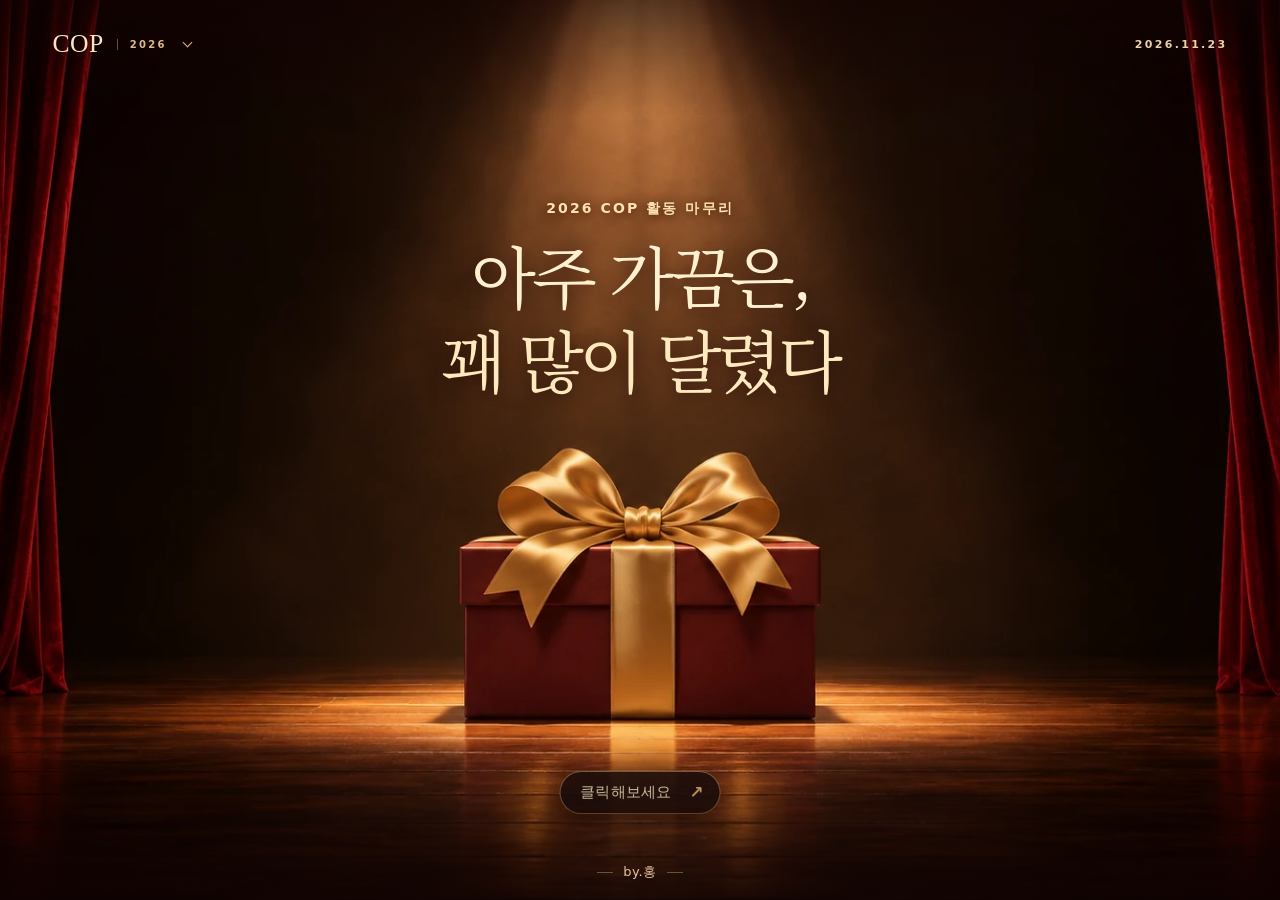
<file: index.html>
<!doctype html>
<html lang="ko">
<head>
  <meta charset="utf-8">
  <meta name="viewport" content="width=device-width, initial-scale=1, viewport-fit=cover">
  <meta name="theme-color" content="#130605">
  <meta name="description" content="2026 COP 활동을 마무리하는 30초 애니메이션 단편. 선물 상자를 열어보세요.">
  <title>2026 COP 활동 마무리</title>
  <link rel="icon" href="data:image/svg+xml,%3Csvg xmlns='http://www.w3.org/2000/svg' viewBox='0 0 40 40'%3E%3Crect width='40' height='40' rx='8' fill='%23511918'/%3E%3Cpath d='M7 17h26v17H7zM5 13h30v6H5z' fill='%23c98b42'/%3E%3Cpath d='M20 13v21M20 12c-12 1-12-9-5-7 3 1 5 7 5 7s2-6 5-7c7-2 7 8-5 7Z' fill='none' stroke='%23fff0bc' stroke-width='2.5'/%3E%3C/svg%3E">
  <link rel="preload" as="image" href="stage.webp">
  <link rel="stylesheet" href="stage.css?v=6">
  <script src="nav.js" defer></script>
  <script src="stage.js" defer></script>
</head>
<body>
  <main class="theatre" aria-labelledby="film-title">
    <div class="scenery">
      <img class="stage-image" src="stage.webp" width="1672" height="941" alt="">
      <button class="gift" type="button" aria-label="클릭해보세요. 30초 COP 영상 재생" aria-haspopup="dialog" aria-controls="screening">
        <span class="gift-outline" aria-hidden="true"></span>
        <span class="invitation" aria-hidden="true"><span>클릭해보세요</span><span class="invitation-arrow">↗</span></span>
      </button>
      <div class="light-burst" aria-hidden="true"></div>
    </div>
    <div class="frame" aria-hidden="true"></div>
    <header class="marquee">
      <nav class="site-nav" aria-label="COP 메뉴">
        <div class="nav-brand">
          <a class="company" href="./" aria-label="COP 첫 화면">COP <span class="company-year">2026</span></a>
          <button class="nav-toggle" type="button" aria-label="COP 메뉴 열기" aria-expanded="false" aria-controls="cop-nav-links">
            <span class="nav-arrow" aria-hidden="true"></span>
          </button>
        </div>
        <div class="nav-panel" id="cop-nav-links" hidden>
          <ul>
            <li><a href="names.html">2026 함께한 이름들</a></li>
            <li><a href="agenda.html">2027 논의 사항</a></li>
          </ul>
        </div>
      </nav>
      <time datetime="2026-11-23">2026.11.23</time>
    </header>
    <div class="film-title">
      <h1 id="film-title">2026 COP 활동 마무리</h1>
      <p class="film-line">아주 가끔은,</p>
      <p class="film-line film-reveal">꽤 많이 달렸다</p>
    </div>
    <p class="runtime"><span aria-hidden="true"></span>by.홍<span aria-hidden="true"></span></p>
    <div class="curtains" aria-hidden="true">
      <div class="curtain curtain-left"></div>
      <div class="curtain curtain-right"></div>
    </div>
    <noscript><a class="no-script" href="finale.mp4">30초 영상 바로 보기</a></noscript>
  </main>

  <dialog id="screening" class="screening" aria-labelledby="screening-title">
    <div class="screen">
      <div class="screen-bar">
        <h2 id="screening-title">아주 가끔은, 꽤 많이 달렸다</h2>
        <button class="close" type="button" aria-label="영상 닫기" autofocus>×</button>
      </div>
      <div class="playback">
        <video playsinline controls preload="metadata" aria-label="2026 COP 활동 종료 영상">
          <source src="finale.mp4" type="video/mp4">
        </video>
        <button class="start-playback" type="button" hidden>영상 재생</button>
        <p class="video-error" role="status" hidden>영상을 불러오지 못했어요. <a href="finale.mp4">MP4 열기</a></p>
      </div>
    </div>
  </dialog>
</body>
</html>
</file>
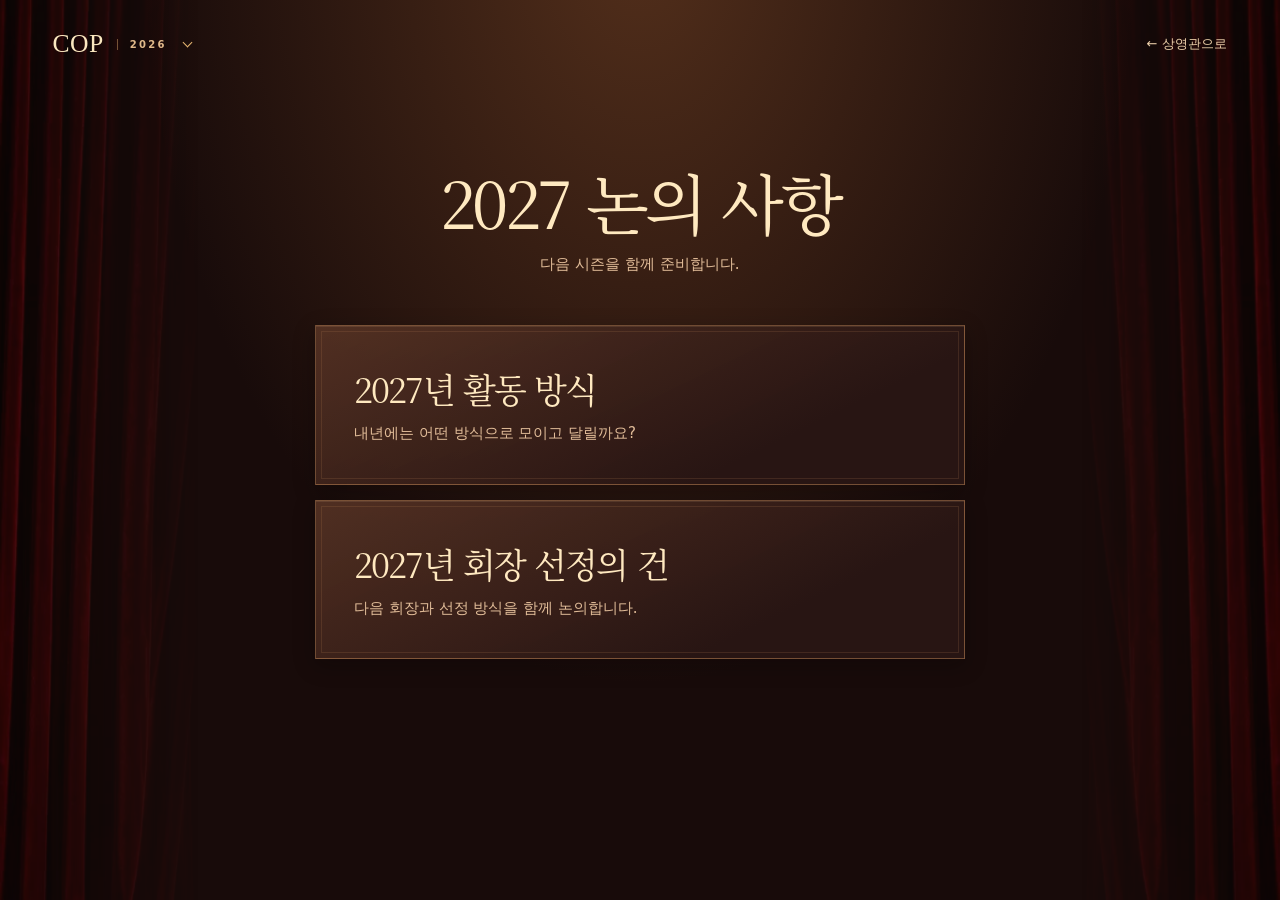
<file: agenda.html>
<!doctype html>
<html lang="ko">
<head>
  <meta charset="utf-8">
  <meta name="viewport" content="width=device-width, initial-scale=1, viewport-fit=cover">
  <meta name="theme-color" content="#130605">
  <title>2027 논의 사항 · COP</title>
  <link rel="stylesheet" href="stage.css?v=5">
  <script src="nav.js" defer></script>
</head>
<body class="lobby">
  <header class="marquee">
      <nav class="site-nav" aria-label="COP 메뉴">
        <div class="nav-brand">
          <a class="company" href="./" aria-label="COP 첫 화면">COP <span class="company-year">2026</span></a>
          <button class="nav-toggle" type="button" aria-label="COP 메뉴 열기" aria-expanded="false" aria-controls="cop-nav-links">
            <span class="nav-arrow" aria-hidden="true"></span>
          </button>
        </div>
        <div class="nav-panel" id="cop-nav-links" hidden>
          <ul>
            <li><a href="names.html">2026 함께한 이름들</a></li>
            <li><a href="agenda.html" aria-current="page">2027 논의 사항</a></li>
          </ul>
        </div>
      </nav>
    <a class="home-link" href="./">← 상영관으로</a>
  </header>
  <main class="lobby-content" aria-labelledby="page-title">
    <div class="lobby-heading">
      <h1 id="page-title">2027 논의 사항</h1>
      <p>다음 시즌을 함께 준비합니다.</p>
    </div>
    <div class="agenda-list">
      <section class="agenda-card" aria-labelledby="activity-title">
        <h2 id="activity-title">2027년 활동 방식</h2>
        <p>내년에는 어떤 방식으로 모이고 달릴까요?</p>
      </section>
      <section class="agenda-card" aria-labelledby="chair-title">
        <h2 id="chair-title">2027년 회장 선정의 건</h2>
        <p>다음 회장과 선정 방식을 함께 논의합니다.</p>
      </section>
    </div>
  </main>
</body>
</html>
</file>
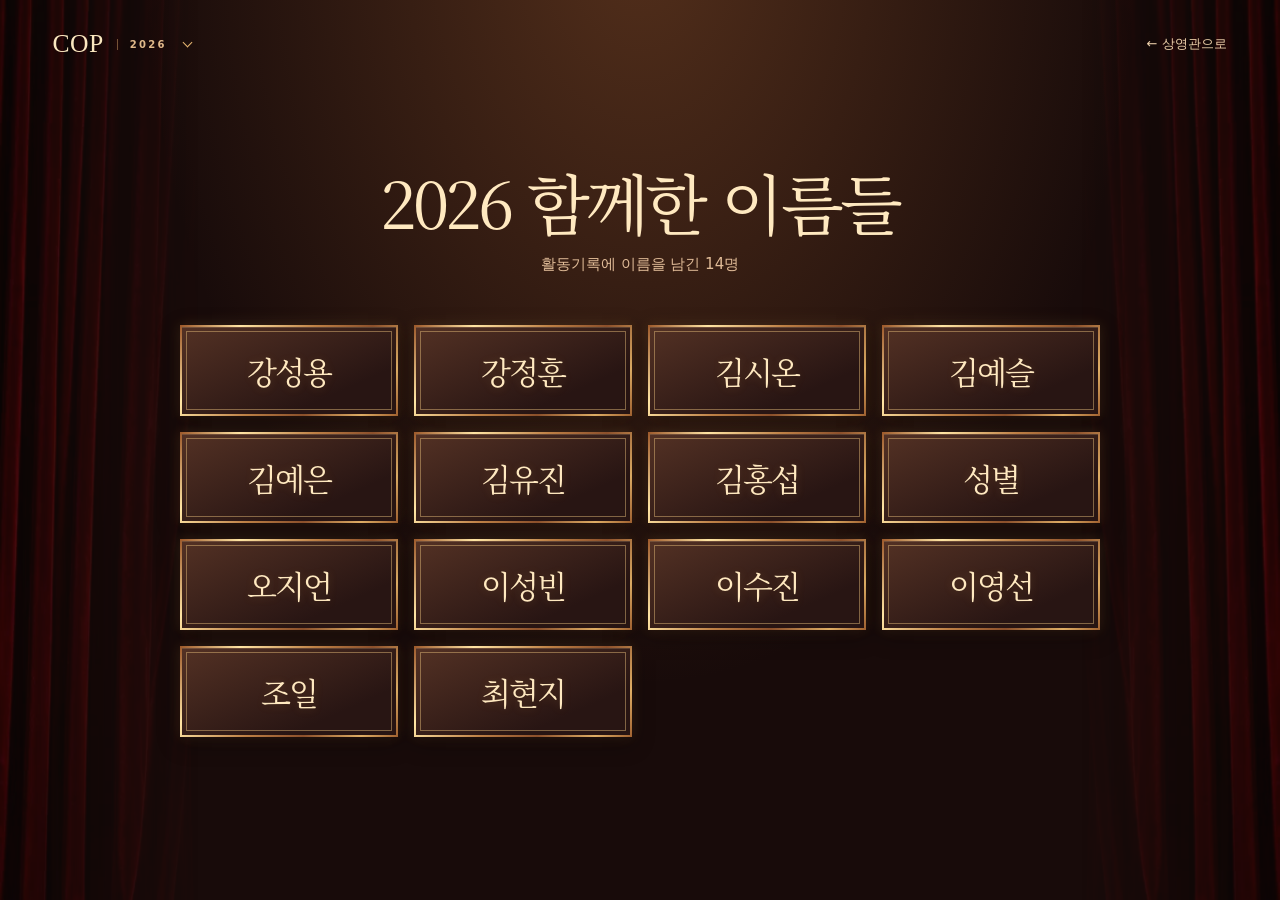
<file: names.html>
<!doctype html>
<html lang="ko">
<head>
  <meta charset="utf-8">
  <meta name="viewport" content="width=device-width, initial-scale=1, viewport-fit=cover">
  <meta name="theme-color" content="#130605">
  <title>2026 함께한 이름들 · COP</title>
  <link rel="stylesheet" href="stage.css?v=5">
  <script src="nav.js" defer></script>
</head>
<body class="lobby">
  <header class="marquee">
      <nav class="site-nav" aria-label="COP 메뉴">
        <div class="nav-brand">
          <a class="company" href="./" aria-label="COP 첫 화면">COP <span class="company-year">2026</span></a>
          <button class="nav-toggle" type="button" aria-label="COP 메뉴 열기" aria-expanded="false" aria-controls="cop-nav-links">
            <span class="nav-arrow" aria-hidden="true"></span>
          </button>
        </div>
        <div class="nav-panel" id="cop-nav-links" hidden>
          <ul>
            <li><a href="names.html" aria-current="page">2026 함께한 이름들</a></li>
            <li><a href="agenda.html">2027 논의 사항</a></li>
          </ul>
        </div>
      </nav>
    <a class="home-link" href="./">← 상영관으로</a>
  </header>
  <main class="lobby-content" aria-labelledby="page-title">
    <div class="lobby-heading">
      <h1 id="page-title">2026 함께한 이름들</h1>
      <p>활동기록에 이름을 남긴 14명</p>
    </div>
    <ul class="name-wall" aria-label="2026년 함께한 14명">
      <li>강성용</li>
      <li>강정훈</li>
      <li>김시온</li>
      <li>김예슬</li>
      <li>김예은</li>
      <li>김유진</li>
      <li>김홍섭</li>
      <li>성별</li>
      <li>오지언</li>
      <li>이성빈</li>
      <li>이수진</li>
      <li>이영선</li>
      <li>조일</li>
      <li>최현지</li>
    </ul>
  </main>
</body>
</html>
</file>
<file: stage.css>
@font-face {
  font-family: Stage Serif;
  src: url(exhibit.woff) format("woff");
  font-style: normal;
  font-weight: 400;
  font-display: swap;
}
:root {
  color-scheme: dark;
  font-family: system-ui, "Malgun Gothic", sans-serif;
  color: #f0d7a5;
  background: #130605;
  --cream: #fae7bf;
  --gold: #e7b772;
  --stage-time: 1.6s;
}
*, *::before, *::after { box-sizing: border-box; }
body { margin: 0; }
button, a { -webkit-tap-highlight-color: transparent; }
button { font: inherit; }
button:focus-visible, a:focus-visible { outline: 2px solid #ffdfa3; outline-offset: 6px; }
[hidden] { display: none !important; }
.theatre {
  position: relative;
  isolation: isolate;
  height: 100vh;
  height: 100svh;
  min-height: 320px;
  overflow: hidden;
  background: #130605;
}
.scenery {
  position: absolute;
  top: 50%;
  left: 50%;
  width: max(100vw, 177.68vh);
  width: max(100vw, 177.68svh);
  aspect-ratio: 1672 / 941;
  transform: translate(-50%, -50%);
}
.stage-image { display: block; width: 100%; height: 100%; }
.frame {
  position: absolute;
  z-index: 1;
  inset: 0;
  pointer-events: none;
  box-shadow: inset 0 0 12vw 2.5vw #10030351;
  background: linear-gradient(0deg,#110404c9 0%,transparent 16%,transparent 87%,#1304039e 100%);
}
.marquee {
  position: absolute;
  z-index: 2;
  inset: max(22px, env(safe-area-inset-top)) max(30px, 4.1vw) auto;
  display: flex;
  justify-content: space-between;
  align-items: center;
  gap: 16px;
}
.company {
  display: flex;
  align-items: center;
  gap: 13px;
  font-family: Georgia, serif;
  font-size: clamp(23px, 2vw, 33px);
  letter-spacing: .02em;
  color: var(--cream);
}
.company-year {
  padding-left: 12px;
  border-left: 1px solid #d6a66b7a;
  color: #e0b98a;
  font-family: system-ui, sans-serif;
  font-size: 10px;
  font-weight: 650;
  letter-spacing: .23em;
}
.marquee time {
  color: #edd0aa;
  font-size: 11px;
  font-weight: 600;
  letter-spacing: .21em;
}
.film-title {
  position: absolute;
  z-index: 2;
  top: 22.1%;
  left: 50%;
  width: min(90%, 680px);
  transform: translateX(-50%);
  text-align: center;
  pointer-events: none;
}
.film-title h1 {
  margin: 0 0 clamp(10px, 1.8svh, 17px);
  color: #ffe2af;
  font-size: clamp(11px, 1.2vw, 14px);
  font-weight: 600;
  line-height: 1.35;
  letter-spacing: .15em;
  word-break: keep-all;
  text-shadow: 0 2px 12px #381306;
}
.film-line {
  margin: 0;
  color: #fff1d0;
  font-family: Stage Serif, "Batang", serif;
  font-size: clamp(32px, min(5.25vw, 8.1svh), 81px);
  font-weight: 400;
  line-height: 1.2;
  letter-spacing: -.065em;
  word-break: keep-all;
  text-wrap: balance;
  text-shadow: 0 4px 18px #190502ae;
}
.film-reveal {
  margin-top: .05em;
  color: #ffe9bf;
  animation: title-in .9s ease-out calc(var(--stage-time) + .68s) both;
}
@keyframes title-in { from { opacity: 0; } to { opacity: 1; } }
.gift {
  position: absolute;
  z-index: 3;
  left: 50%;
  top: 49%;
  width: 25%;
  height: 41.5%;
  transform: translateX(-50%);
  display: flex;
  justify-content: center;
  align-items: end;
  padding: 0;
  border: 0;
  background: transparent;
  cursor: pointer;
}
.gift-outline {
  position: absolute;
  inset: -2% 2% 19%;
  pointer-events: none;
  border-radius: 45%;
  background: radial-gradient(ellipse at 50% 60%, #ffd08a26, transparent 71%);
  mix-blend-mode: screen;
  opacity: 0;
  transition: opacity .23s ease;
}
.invitation {
  position: relative;
  display: inline-flex;
  align-items: center;
  gap: 18px;
  min-height: 43px;
  padding: 0 16px 0 20px;
  border: 1px solid #ecb37080;
  border-radius: 999px;
  background: #1a0d0bd9;
  color: #fff0cc;
  font-size: clamp(13px, 1.45vw, 15px);
  font-weight: 590;
  letter-spacing: .015em;
  white-space: nowrap;
  box-shadow: 0 4px 26px #16050388;
  transition: color .22s ease, background .22s ease, border-color .22s ease, transform .24s ease;
}
.invitation-arrow { font-size: 17px; line-height: 1; color: #e8b778; }
.gift:hover .gift-outline, .gift:focus-visible .gift-outline { opacity: 1; }
.gift:hover .invitation, .gift:focus-visible .invitation {
  transform: translateY(-3px);
  background: #3e1c13;
  border-color: #facb8b;
}
.gift:focus-visible { outline: 0; }
.gift:focus-visible .invitation { outline: 2px solid #ffdfa3; outline-offset: 5px; }
.gift:active .invitation { transform: translateY(1px) scale(.985); }
.runtime {
  position: absolute;
  z-index: 2;
  inset: auto 0 max(19px, env(safe-area-inset-bottom));
  margin: 0;
  display: flex;
  justify-content: center;
  align-items: center;
  gap: 10px;
  color: #e6c2a0;
  font-size: 11px;
  letter-spacing: .12em;
}
.runtime span { width: 16px; height: 1px; background: #e5b48364; }
.curtains { position: absolute; z-index: 5; inset: 0; pointer-events: none; overflow: hidden; }
.curtain {
  position: absolute;
  inset: -1% auto -1% 0;
  width: 51%;
  background:
    linear-gradient(90deg,#260601b0,transparent 57%,#180202aa),
    url(velvet.webp) left center / clamp(116px, 19vw, 270px) 102% repeat-x,
    #581010;
  box-shadow: inset -6px 0 14px #190302dc, 7px 0 40px #0f0102a6;
  transform-origin: left top;
  animation: house-open var(--stage-time) cubic-bezier(.76,.02,.19,1) 100ms both;
}
.curtain-right { left: auto; right: 0; rotate: y 180deg; transform-origin: center; }
@keyframes house-open {
  0%, 7% { transform: translateX(0) skewY(0); }
  70% { transform: translateX(-92%) skewY(-2.8deg); }
  100% { transform: translateX(-107%) skewY(-1deg); visibility: hidden; }
}
.light-burst {
  position: absolute;
  z-index: 4;
  inset: 0;
  pointer-events: none;
  opacity: 0;
  background: radial-gradient(ellipse at 50% 67%, #ffe1a4a3, transparent 37%);
}
.revealing .light-burst { animation: glint .49s ease-out both; }
@keyframes glint { 0%, 100% {opacity: 0;} 36% {opacity: 1;} }
.screening {
  width: 100%;
  height: 100%;
  max-width: none;
  max-height: none;
  padding: max(18px, env(safe-area-inset-top)) max(18px, env(safe-area-inset-right)) max(18px, env(safe-area-inset-bottom)) max(18px, env(safe-area-inset-left));
  margin: 0;
  border: 0;
  overflow: auto;
  color: var(--cream);
  background: transparent;
}
.screening[open] { display: grid; place-items: center; }
.screening::backdrop {
  background: #100605dc;
  animation: dim .43s ease-out both;
}
@keyframes dim { from { opacity: 0; } to { opacity: 1; } }
.screen {
  width: min(100%, 1060px, calc((100svh - 110px) * 1.7778));
  min-width: min(100%, 250px);
  overflow: hidden;
  border: 1px solid #bd8555a0;
  border-radius: 9px;
  background: #1d0f0c;
  box-shadow: 0 16px 100px #000c, 0 0 44px #f3a65d28;
  transform-origin: 50% 80%;
  animation: screen-out .65s cubic-bezier(.16,.81,.19,1) both;
}
@keyframes screen-out {
  from { opacity: 0; transform: translateY(24svh) scale(.14); }
  62% { opacity: 1; }
  to { opacity: 1; transform: translateY(0) scale(1); }
}
.screen-bar {
  display: flex;
  justify-content: space-between;
  align-items: center;
  gap: 12px;
  min-height: 47px;
  padding-left: 17px;
  border-bottom: 1px solid #b0865f6b;
}
.screen-bar h2 {
  margin: 0;
  font-family: Stage Serif, "Batang", serif;
  font-size: clamp(13px, 2vw, 17px);
  font-weight: 400;
  word-break: keep-all;
}
.close {
  align-self: stretch;
  width: 46px;
  min-height: 44px;
  border: 0;
  background: transparent;
  color: var(--cream);
  font-size: 26px;
  cursor: pointer;
}
.close:hover { background: #86504445; }
.close:focus-visible { outline-offset: -6px; }
.playback { position: relative; background: #090504; }
video { display: block; width: 100%; height: auto; aspect-ratio: 16 / 9; }
.start-playback, .video-error {
  position: absolute;
  top: 47%;
  left: 50%;
  transform: translate(-50%,-50%);
  min-width: max-content;
  padding: 10px 16px;
  color: #fff1d2;
  background: #361a12f5;
  border: 1px solid #c99663;
  border-radius: 5px;
}
.start-playback { cursor: pointer; }
.video-error { width: max-content; max-width: 90%; min-width: 0; word-break: keep-all; text-align: center; }
.video-error a { color: #ffd78a; }
.no-script {
  position: absolute;
  z-index: 6;
  left: 50%;
  bottom: 14%;
  transform: translateX(-50%);
  color: var(--cream);
  background: #2c150b;
  padding: 12px;
  white-space: nowrap;
}
@media (max-aspect-ratio: 5/6) {
  .scenery { top: 55%; width: max(100vw, 119svh); }
  .stage-image { mask-image: linear-gradient(180deg, transparent, black 13%, black 90%, transparent); }
  .marquee { inset-inline: 19px; }
  .film-title { top: 21.1%; }
  .film-line { font-size: clamp(34px, 10vw, 59px); }
  .runtime { bottom: max(33px, env(safe-area-inset-bottom)); }
}
@media (min-aspect-ratio: 2/1) {
  .scenery { width: max(87vw, 177.68svh); }
  .film-title { top: 17%; }
  .gift { height: 33.5%; }
}
@media (max-height: 550px) and (orientation: landscape) {
  .marquee { inset-block-start: 14px; }
  .film-title { top: 12%; }
  .film-title h1 { margin-bottom: 4px; }
  .film-line { font-size: clamp(26px, 7.8svh, 43px); }
  .invitation { min-height: 37px; }
  .runtime { bottom: 6px; }
}
@media (prefers-reduced-motion: reduce) {
  *, *::before, *::after { animation-duration: .01ms !important; animation-delay: 0ms !important; transition-duration: .01ms !important; }
}

/* Shared theatre navigation */
.marquee { z-index: 4; }
.site-nav { position: relative; }
.nav-brand { display: flex; align-items: center; }
.site-nav .company {
  min-height: 44px;
  text-decoration: none;
}
.nav-toggle {
  display: grid;
  min-width: 36px;
  min-height: 44px;
  place-items: center;
  padding: 0;
  border: 0;
  margin-left: 2px;
  color: var(--gold);
  background: transparent;
  cursor: pointer;
}
.nav-toggle:focus-visible { outline-offset: -4px; }
@media (pointer: coarse) { .nav-toggle { min-width: 44px; } }
.nav-arrow {
  width: 7px;
  height: 7px;
  margin-left: 1px;
  border-right: 1px solid var(--gold);
  border-bottom: 1px solid var(--gold);
  transform: translateY(-2px) rotate(45deg);
}
.nav-toggle[aria-expanded="true"] .nav-arrow { transform: translateY(2px) rotate(225deg); }
.nav-panel {
  position: absolute;
  top: 100%;
  left: 0;
  width: min(245px, calc(100vw - 38px));
  padding-top: 9px;
}
.nav-panel ul {
  display: grid;
  gap: 2px;
  padding: 6px;
  margin: 0;
  list-style: none;
  border: 1px solid #bb815764;
  border-radius: 9px;
  background: #21120ff7;
  box-shadow: 0 12px 28px #0803029e;
}
.nav-panel a {
  display: flex;
  align-items: center;
  min-height: 44px;
  padding: 8px 12px;
  border-radius: 5px;
  color: var(--cream);
  font-size: 14px;
  text-decoration: none;
  word-break: keep-all;
}
.nav-panel a:hover, .nav-panel a[aria-current="page"] { background: #6e3d2e54; color: #ffdf9e; }
.nav-panel a:focus-visible { outline-offset: -2px; }
.home-link {
  padding: 9px 1px;
  color: #edd0aa;
  font-size: 13px;
  text-decoration: none;
  white-space: nowrap;
}
.home-link:hover { color: #ffdf9e; }
.runtime { font-size: 13px; letter-spacing: .045em; }

/* The name wall and discussion pages share the theatre's warm light. */
.lobby {
  position: relative;
  min-height: 100svh;
  isolation: isolate;
  background: radial-gradient(ellipse at 50% -8%, #754425a1 0%, transparent 55%), #180b0a;
}
.lobby::before, .lobby::after {
  content: "";
  position: fixed;
  z-index: -1;
  inset: 0 auto 0 0;
  width: clamp(72px, 16vw, 260px);
  background: url(velvet.webp) left top / 100% 100% no-repeat;
  opacity: .62;
  mask-image: linear-gradient(90deg, black, transparent 97%);
  pointer-events: none;
}
.lobby::after { inset: 0 0 0 auto; transform: scaleX(-1); }
.lobby-content {
  width: min(920px, 100% - 48px);
  margin-inline: auto;
  padding: clamp(106px, 18svh, 170px) 0 64px;
}
.lobby-heading { text-align: center; margin-bottom: clamp(29px, 5.5vh, 49px); }
.lobby-heading h1, .agenda-card h2, .name-wall li {
  margin: 0;
  color: #ffe9c0;
  font-family: Stage Serif, "Batang", serif;
  font-weight: 400;
  letter-spacing: -.055em;
  word-break: keep-all;
  text-wrap: balance;
}
.lobby-heading h1 { font-size: clamp(32px, 6vw, 65px); line-height: 1.2; }
.lobby-heading p, .agenda-card p {
  color: #e1bc98;
  margin: 13px 0 0;
  font-size: clamp(13px, 1.4vw, 15px);
  line-height: 1.55;
  word-break: keep-all;
}
.name-wall {
  display: grid;
  grid-template-columns: repeat(4, minmax(0, 1fr));
  gap: clamp(10px, 1.5vw, 16px);
  padding: 0;
  margin: 0;
  list-style: none;
}
.name-wall li, .agenda-card {
  position: relative;
  display: grid;
  place-items: center;
  background: linear-gradient(154deg, #583425e0, #281513 72%);
  border: 1px solid #b8815580;
  box-shadow: 0 6px 20px #0802004d, inset 0 1px #ffd1991c;
}
.name-wall li {
  min-height: clamp(68px, 10vw, 91px);
  font-size: clamp(21px, 3.1vw, 31px);
  padding: 10px;
}
.name-wall li::before, .agenda-card::before {
  content: "";
  position: absolute;
  inset: 5px;
  border: 1px solid #b881552e;
  pointer-events: none;
}
.agenda-list { display: grid; gap: 15px; width: min(100%, 650px); margin-inline: auto; }
.agenda-card {
  justify-items: start;
  padding: clamp(24px, 5vw, 38px);
}
.agenda-card h2 { font-size: clamp(23px, 4.15vw, 34px); }
.agenda-card p { margin-top: 9px; }
@media (max-width: 680px) {
  .lobby::before, .lobby::after { opacity: .39; }
  .name-wall { grid-template-columns: repeat(2, minmax(0, 1fr)); }
}

.name-wall li {
  border: 2px solid transparent;
  background:
    linear-gradient(156deg, #533124, #281513 74%) padding-box,
    linear-gradient(128deg, #9c582a 0%, #ffe5a4 21%, #be8045 47%, #8c502b 67%, #dfae65 87%, #a16231 100%) border-box;
  box-shadow: 0 6px 20px #08020068, 0 0 13px #d69c5030, inset 0 1px #ffd19930;
  text-shadow: 0 1px 10px #f1a74b2e;
}
.name-wall li::before {
  inset: 4px;
  border-color: #e1b7777d;
}
</file>
